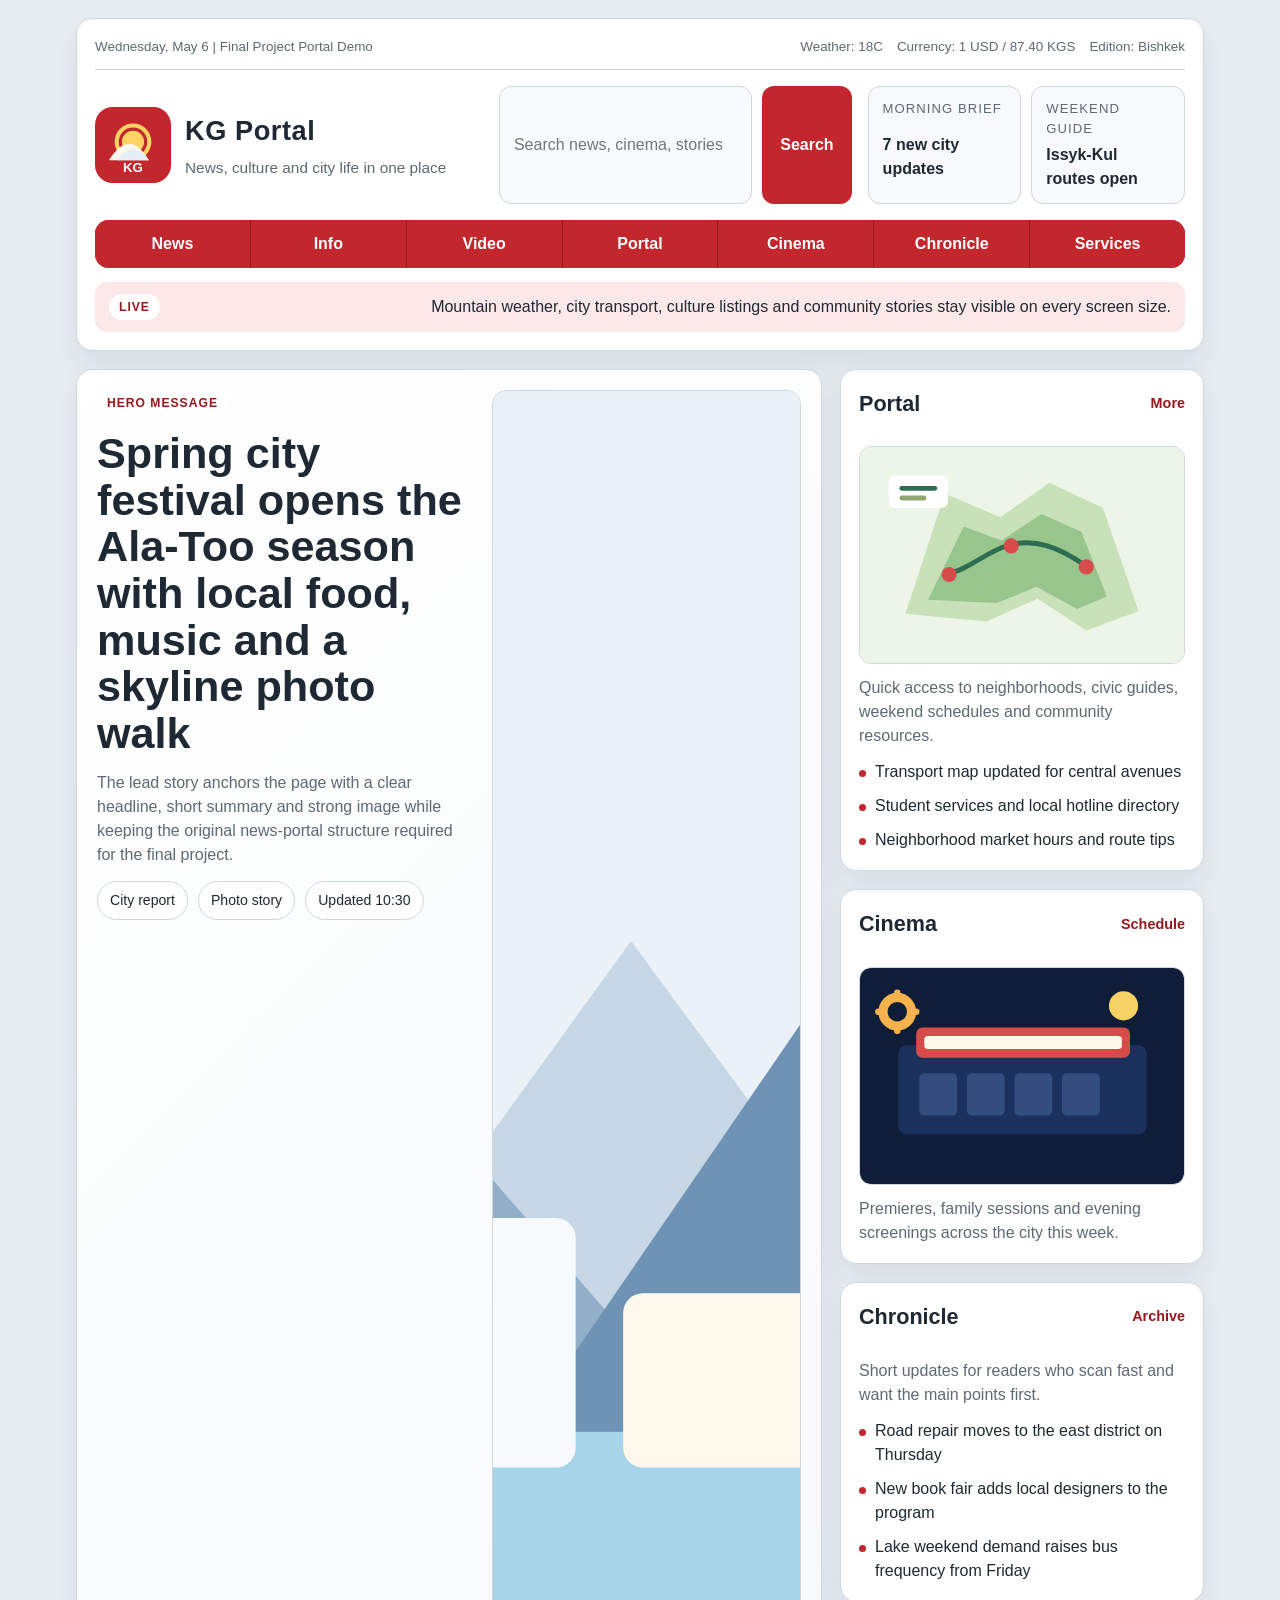
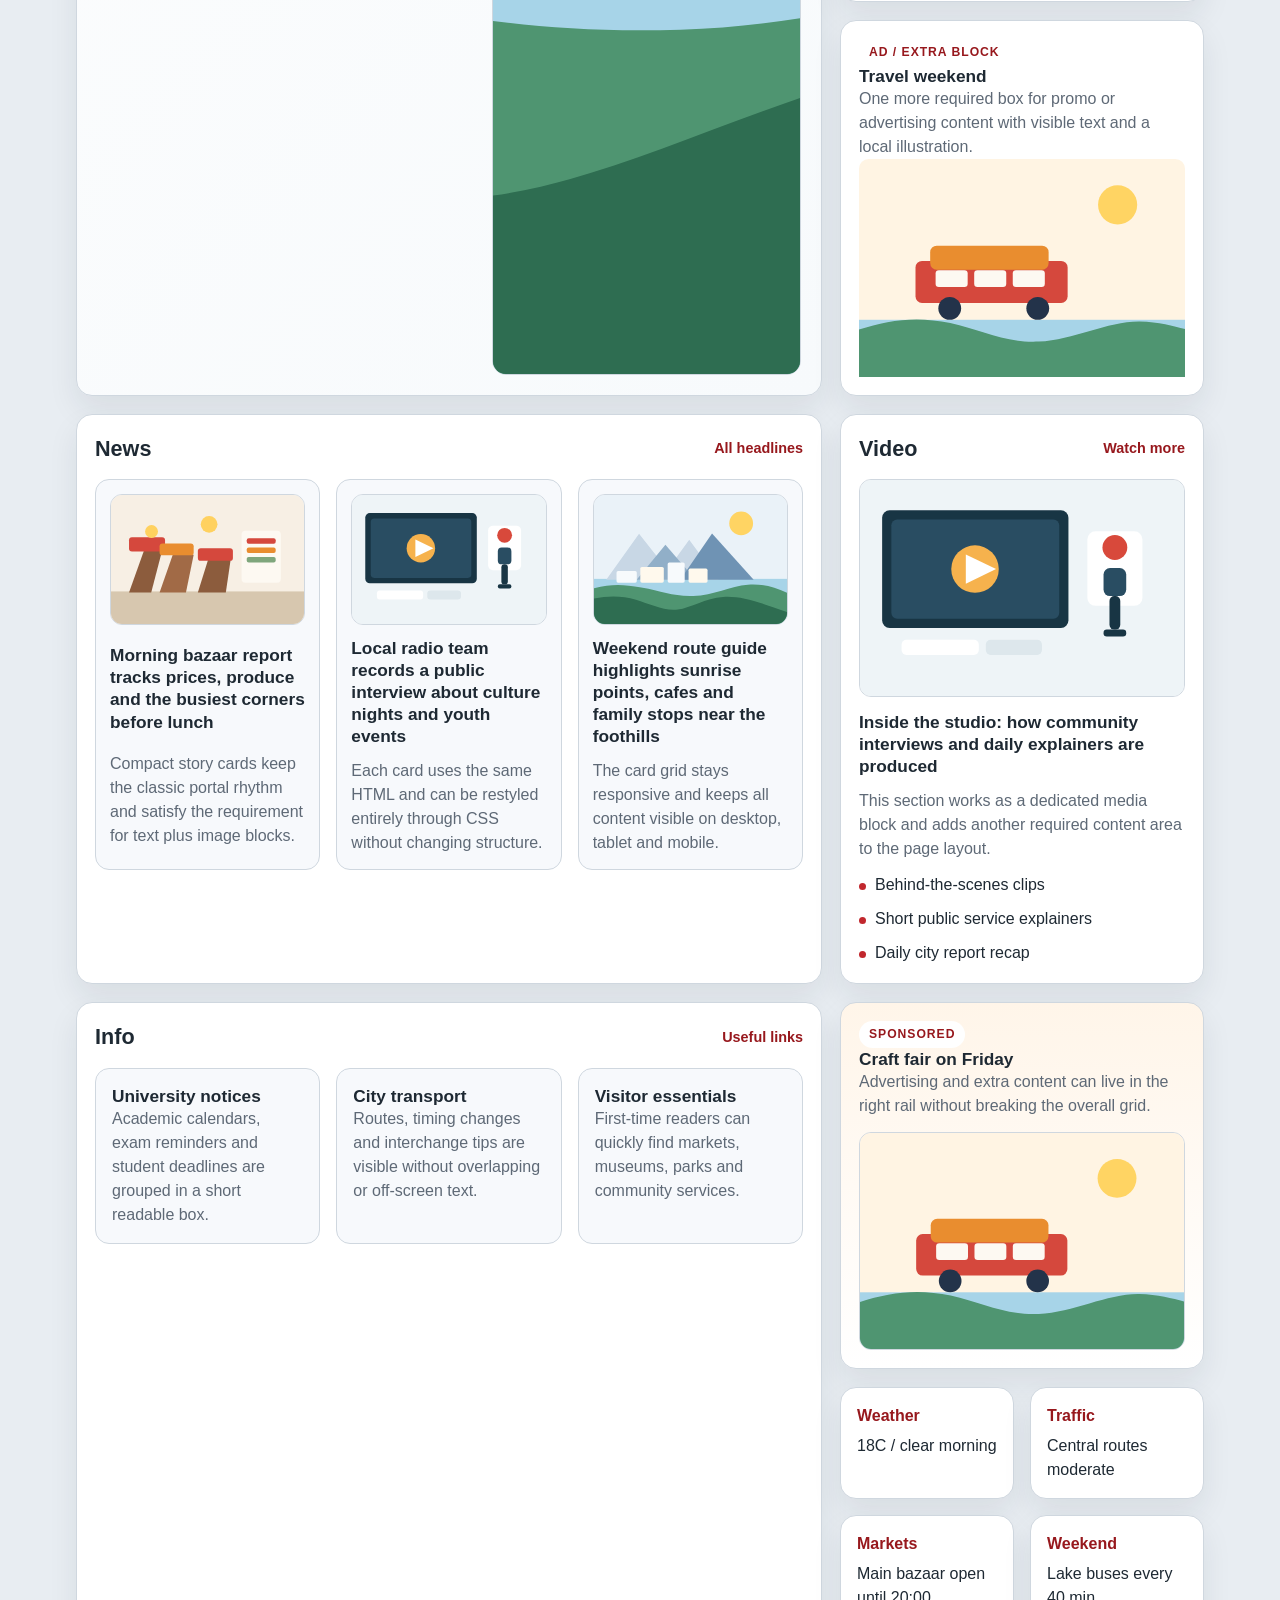
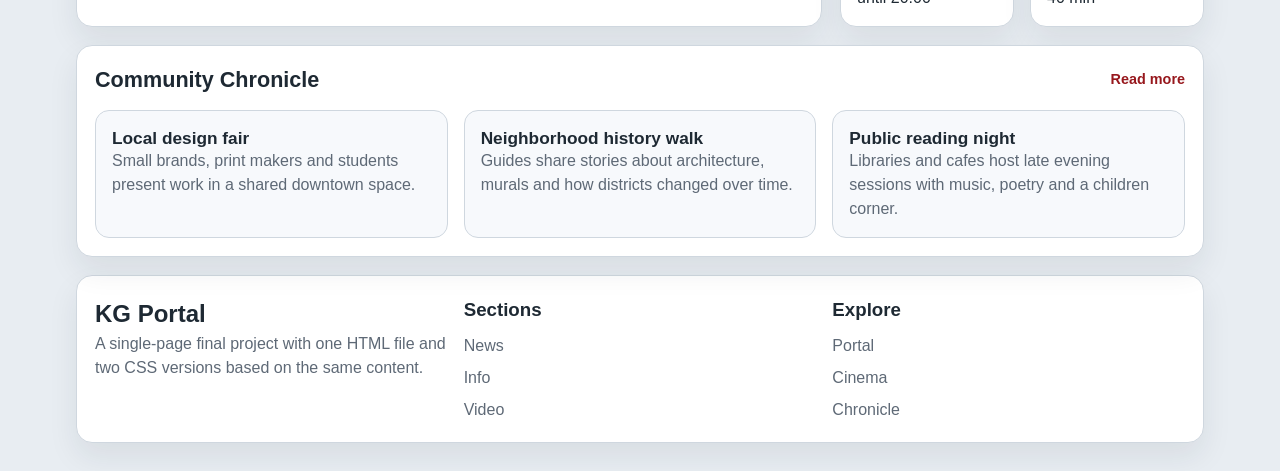
<file: Final Progect/index.html>
<!DOCTYPE html>
<html lang="en">
<head>
  <meta charset="UTF-8">
  <meta name="viewport" content="width=device-width, initial-scale=1.0">
  <title>KG Portal Final Project</title>
  <link rel="stylesheet" href="style.css">
  <!-- For the redesigned version, replace style.css with style2.css -->
</head>
<body>
  <div class="site-shell">
    <header class="top-header box">
      <div class="utility-bar">
        <p>Wednesday, May 6 | Final Project Portal Demo</p>
        <ul class="utility-links">
          <li>Weather: 18C</li>
          <li>Currency: 1 USD / 87.40 KGS</li>
          <li>Edition: Bishkek</li>
        </ul>
      </div>

      <div class="brand-row">
        <a class="brand" href="#">
          <img src="assets/kg-logo.svg" alt="KG Portal logo">
          <div class="brand-copy">
            <strong>KG Portal</strong>
            <span>News, culture and city life in one place</span>
          </div>
        </a>

        <form class="search-panel" action="#" method="get">
          <label class="sr-only" for="site-search">Search portal content</label>
          <input id="site-search" name="q" type="search" placeholder="Search news, cinema, stories or guides">
          <button type="submit">Search</button>
        </form>

        <div class="header-widgets">
          <div class="widget-card">
            <span class="widget-label">Morning Brief</span>
            <strong>7 new city updates</strong>
          </div>
          <div class="widget-card">
            <span class="widget-label">Weekend Guide</span>
            <strong>Issyk-Kul routes open</strong>
          </div>
        </div>
      </div>

      <nav class="main-nav" aria-label="Primary">
        <a href="#news">News</a>
        <a href="#info">Info</a>
        <a href="#video">Video</a>
        <a href="#portal">Portal</a>
        <a href="#cinema">Cinema</a>
        <a href="#chronicle">Chronicle</a>
        <a href="#extras">Services</a>
      </nav>

      <div class="ticker">
        <span class="ticker-label">Live</span>
        <p>Mountain weather, city transport, culture listings and community stories stay visible on every screen size.</p>
      </div>
    </header>

    <main class="page-grid">
      <section class="hero box">
        <div class="hero-copy">
          <p class="eyebrow">Hero Message</p>
          <h1>Spring city festival opens the Ala-Too season with local food, music and a skyline photo walk</h1>
          <p class="hero-summary">
            The lead story anchors the page with a clear headline, short summary and strong image while keeping the original
            news-portal structure required for the final project.
          </p>
          <div class="hero-meta">
            <span>City report</span>
            <span>Photo story</span>
            <span>Updated 10:30</span>
          </div>
        </div>
        <img src="assets/hero-mountains.svg" alt="Stylized mountains, sun and city skyline">
      </section>

      <aside class="sidebar-stack">
        <section class="mini-panel box" id="portal">
          <div class="section-heading">
            <h2 class="section-title">Portal</h2>
            <a href="#">More</a>
          </div>
          <img src="assets/chronicle-map.svg" alt="Map with route markers">
          <p>Quick access to neighborhoods, civic guides, weekend schedules and community resources.</p>
          <ul class="story-list">
            <li>Transport map updated for central avenues</li>
            <li>Student services and local hotline directory</li>
            <li>Neighborhood market hours and route tips</li>
          </ul>
        </section>

        <section class="mini-panel box" id="cinema">
          <div class="section-heading">
            <h2 class="section-title">Cinema</h2>
            <a href="#">Schedule</a>
          </div>
          <img src="assets/cinema-night.svg" alt="Cinema building with film symbols">
          <p>Premieres, family sessions and evening screenings across the city this week.</p>
        </section>

        <section class="mini-panel box" id="chronicle">
          <div class="section-heading">
            <h2 class="section-title">Chronicle</h2>
            <a href="#">Archive</a>
          </div>
          <p class="chronicle-lead">Short updates for readers who scan fast and want the main points first.</p>
          <ul class="story-list">
            <li>Road repair moves to the east district on Thursday</li>
            <li>New book fair adds local designers to the program</li>
            <li>Lake weekend demand raises bus frequency from Friday</li>
          </ul>
        </section>

        <section class="promo-card box">
          <span class="eyebrow">Ad / Extra Block</span>
          <h2>Travel weekend</h2>
          <p>One more required box for promo or advertising content with visible text and a local illustration.</p>
          <img src="assets/ad-journey.svg" alt="Illustration of a travel bus and landscape">
        </section>
      </aside>

      <section class="news box" id="news">
        <div class="section-heading">
          <h2 class="section-title">News</h2>
          <a href="#">All headlines</a>
        </div>

        <div class="story-grid">
          <article class="story-card">
            <img src="assets/market-report.svg" alt="Market and city stalls">
            <h3>Morning bazaar report tracks prices, produce and the busiest corners before lunch</h3>
            <p>Compact story cards keep the classic portal rhythm and satisfy the requirement for text plus image blocks.</p>
          </article>

          <article class="story-card">
            <img src="assets/video-studio.svg" alt="Studio and microphone illustration">
            <h3>Local radio team records a public interview about culture nights and youth events</h3>
            <p>Each card uses the same HTML and can be restyled entirely through CSS without changing structure.</p>
          </article>

          <article class="story-card">
            <img src="assets/hero-mountains.svg" alt="Mountains and city skyline">
            <h3>Weekend route guide highlights sunrise points, cafes and family stops near the foothills</h3>
            <p>The card grid stays responsive and keeps all content visible on desktop, tablet and mobile.</p>
          </article>
        </div>
      </section>

      <section class="video box" id="video">
        <div class="section-heading">
          <h2 class="section-title">Video</h2>
          <a href="#">Watch more</a>
        </div>

        <div class="video-layout">
          <img src="assets/video-studio.svg" alt="Video feature preview">
          <div class="video-copy">
            <h3>Inside the studio: how community interviews and daily explainers are produced</h3>
            <p>
              This section works as a dedicated media block and adds another required content area to the page layout.
            </p>
            <ul class="story-list">
              <li>Behind-the-scenes clips</li>
              <li>Short public service explainers</li>
              <li>Daily city report recap</li>
            </ul>
          </div>
        </div>
      </section>

      <section class="info box" id="info">
        <div class="section-heading">
          <h2 class="section-title">Info</h2>
          <a href="#">Useful links</a>
        </div>

        <div class="info-columns">
          <article class="text-card">
            <h3>University notices</h3>
            <p>Academic calendars, exam reminders and student deadlines are grouped in a short readable box.</p>
          </article>
          <article class="text-card">
            <h3>City transport</h3>
            <p>Routes, timing changes and interchange tips are visible without overlapping or off-screen text.</p>
          </article>
          <article class="text-card">
            <h3>Visitor essentials</h3>
            <p>First-time readers can quickly find markets, museums, parks and community services.</p>
          </article>
        </div>
      </section>

      <aside class="extras" id="extras">
        <section class="ad-banner box">
          <div>
            <span class="eyebrow">Sponsored</span>
            <h2>Craft fair on Friday</h2>
            <p>Advertising and extra content can live in the right rail without breaking the overall grid.</p>
          </div>
          <img src="assets/ad-journey.svg" alt="Festival promotion illustration">
        </section>

        <div class="service-grid">
          <article class="service-card box">
            <h3>Weather</h3>
            <p>18C / clear morning</p>
          </article>
          <article class="service-card box">
            <h3>Traffic</h3>
            <p>Central routes moderate</p>
          </article>
          <article class="service-card box">
            <h3>Markets</h3>
            <p>Main bazaar open until 20:00</p>
          </article>
          <article class="service-card box">
            <h3>Weekend</h3>
            <p>Lake buses every 40 min</p>
          </article>
        </div>
      </aside>

      <section class="community box">
        <div class="section-heading">
          <h2 class="section-title">Community Chronicle</h2>
          <a href="#">Read more</a>
        </div>

        <div class="community-grid">
          <article class="community-card">
            <h3>Local design fair</h3>
            <p>Small brands, print makers and students present work in a shared downtown space.</p>
          </article>
          <article class="community-card">
            <h3>Neighborhood history walk</h3>
            <p>Guides share stories about architecture, murals and how districts changed over time.</p>
          </article>
          <article class="community-card">
            <h3>Public reading night</h3>
            <p>Libraries and cafes host late evening sessions with music, poetry and a children corner.</p>
          </article>
        </div>
      </section>
    </main>

    <footer class="page-footer box">
      <div class="footer-grid">
        <div>
          <h2>KG Portal</h2>
          <p>A single-page final project with one HTML file and two CSS versions based on the same content.</p>
        </div>
        <div>
          <h3>Sections</h3>
          <ul class="footer-links">
            <li><a href="#news">News</a></li>
            <li><a href="#info">Info</a></li>
            <li><a href="#video">Video</a></li>
          </ul>
        </div>
        <div>
          <h3>Explore</h3>
          <ul class="footer-links">
            <li><a href="#portal">Portal</a></li>
            <li><a href="#cinema">Cinema</a></li>
            <li><a href="#chronicle">Chronicle</a></li>
          </ul>
        </div>
      </div>
    </footer>
  </div>
</body>
</html>
</file>
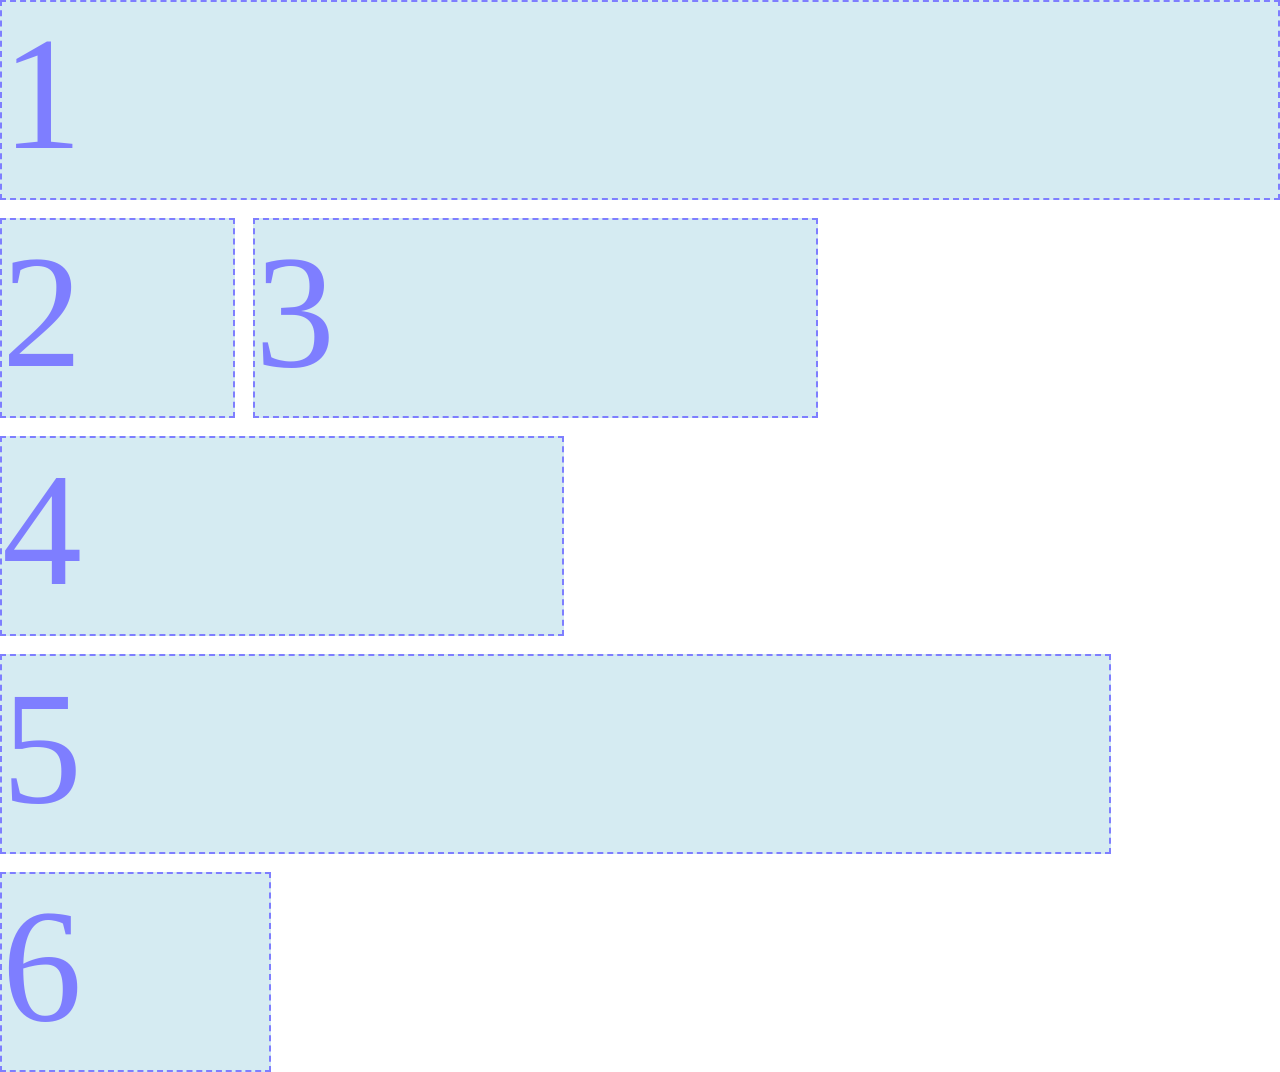
<file: hw4/index.html>
<!DOCTYPE html>
<html lang="en">
<head>
    <meta charset="UTF-8">
    <meta http-equiv="X-UA-Compatible" content="IE=edge">
    <meta name="viewport" content="width=device-width, initial-scale=1.0">
    <title>Assignment 4</title>
    <link rel="stylesheet" href="style.css">
</head>
<body>
    <div class="container">
        <div class="box1">1</div>
        <div class="box2">2</div>
        <div class="box3">3</div>
        <div class="box4">4</div>
        <div class="box5">5</div>
        <div class="box6">6</div>
    </div>
    
</body>
</html>
</file>
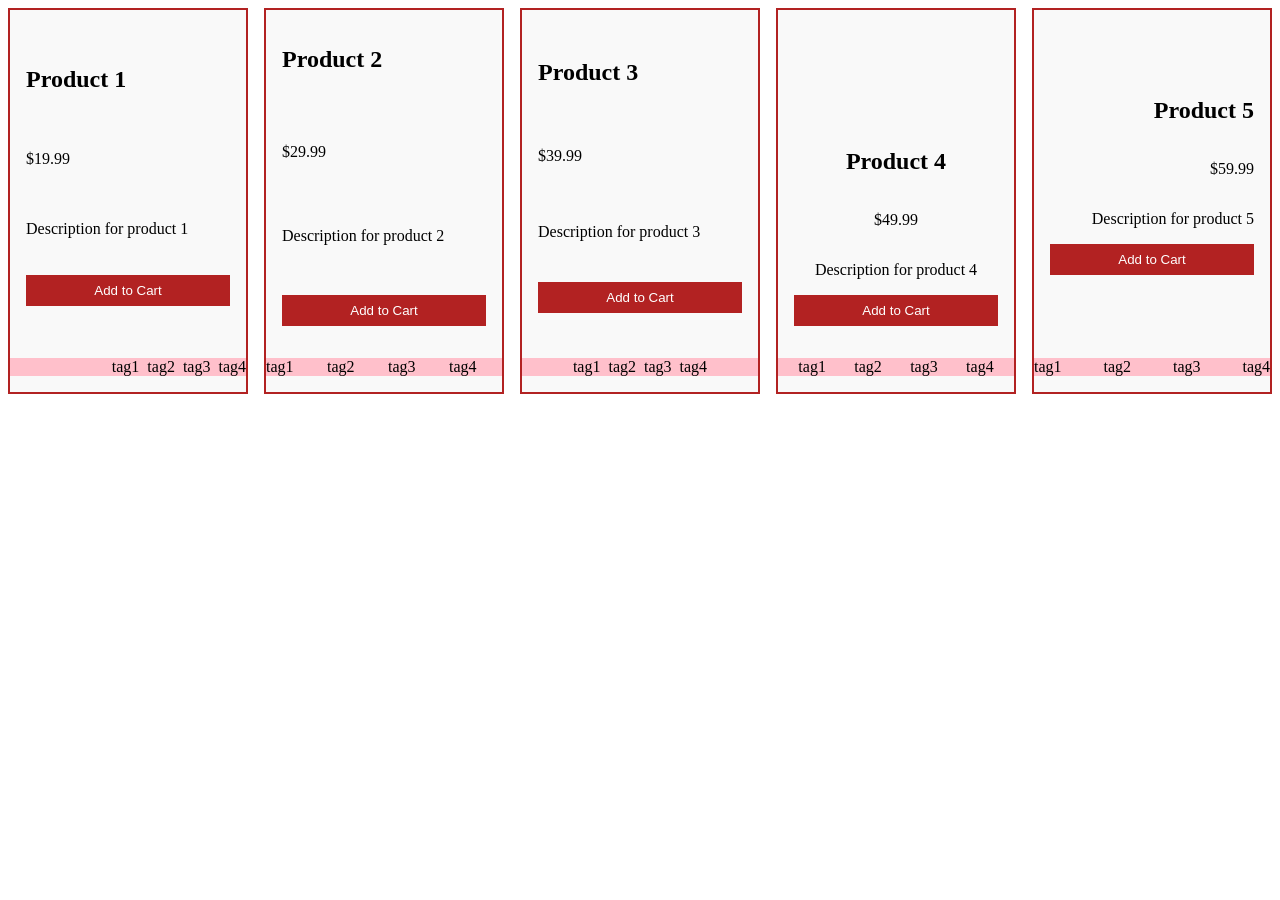
<file: hw5/index.html>
<!DOCTYPE html>
<html lang="en">
<head>
    <meta charset="UTF-8">
    <meta name="viewport" content="width=device-width, initial-scale=1.0">
    <title>Assignment 5 - E-commerce Product Grid</title>
    <link rel="stylesheet" href="style.css">
</head>
<body>
    <div class="container">
        <div class="box box1">
            <div class="info">
                <h2>Product 1</h2>
                <p>$19.99</p>
                <p>Description for product 1</p>
                <button>Add to Cart</button>
            </div>
            <ul>
                <li>tag1</li>
                <li>tag2</li>
                <li>tag3</li>
                <li>tag4</li>
            </ul>
        </div>
        <div class="box box2">
            <div class="info">
                <h2>Product 2</h2>
                <p>$29.99</p>
                <p>Description for product 2</p>
                <button>Add to Cart</button>
            </div>
            <ul>
                <li>tag1</li>
                <li>tag2</li>
                <li>tag3</li>
                <li>tag4</li>
            </ul>
        </div>
        <div class="box box3">
            <div class="info">
                <h2>Product 3</h2>
                <p>$39.99</p>
                <p>Description for product 3</p>
                <button>Add to Cart</button>
            </div>
            <ul>
                <li>tag1</li>
                <li>tag2</li>
                <li>tag3</li>
                <li>tag4</li>
            </ul>
        </div>
        <div class="box box4">
            <div class="info">
                <h2>Product 4</h2>
                <p>$49.99</p>
                <p>Description for product 4</p>
                <button>Add to Cart</button>
            </div>
            <ul>
                <li>tag1</li>
                <li>tag2</li>
                <li>tag3</li>
                <li>tag4</li>
            </ul>
        </div>
        <div class="box box5">
            <div class="info">
                <h2>Product 5</h2>
                <p>$59.99</p>
                <p>Description for product 5</p>
                <button>Add to Cart</button>
            </div>
            <ul>
                <li>tag1</li>
                <li>tag2</li>
                <li>tag3</li>
                <li>tag4</li>
            </ul>
        </div>
    </div>
</body>
</html>
</file>
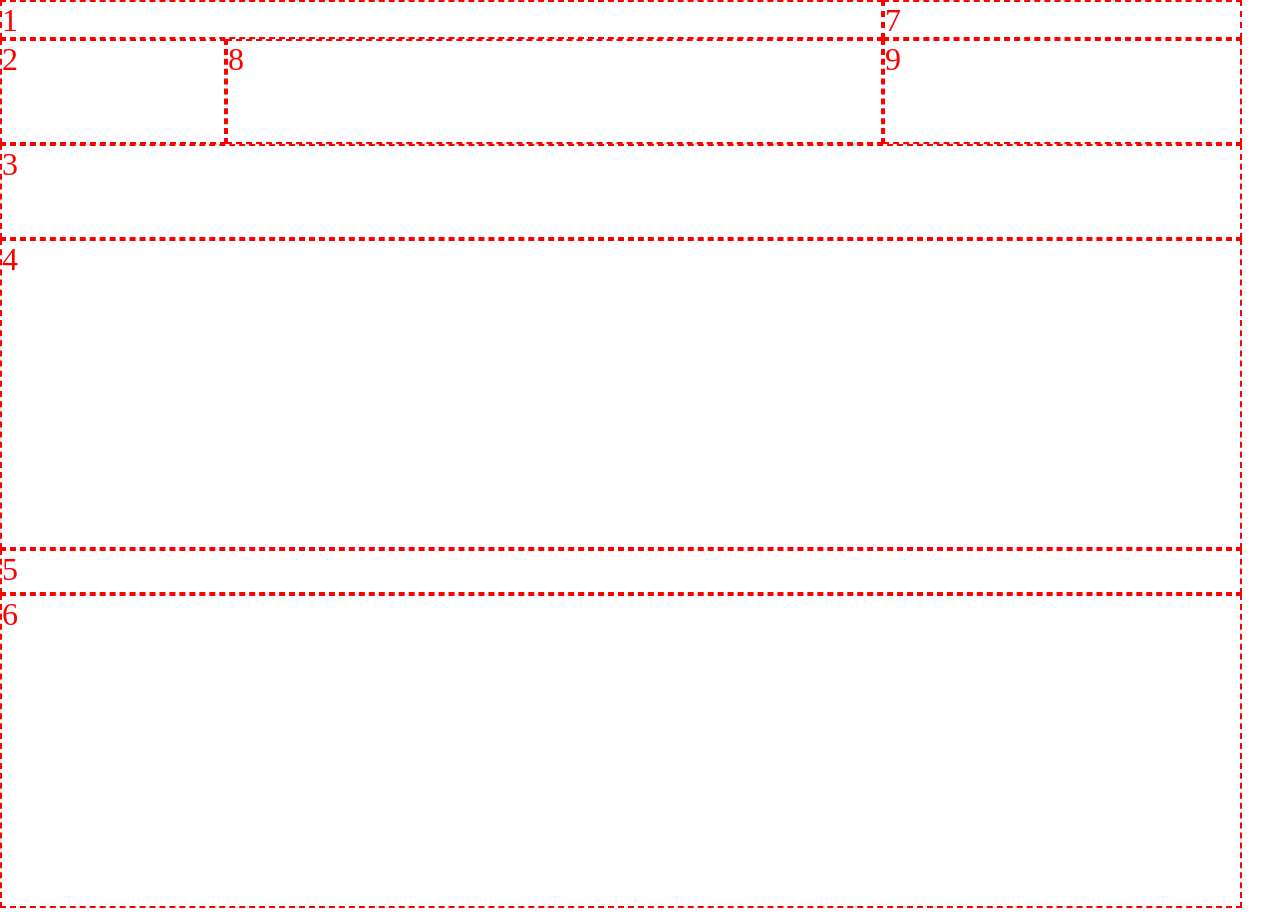
<file: hw7/index.html>
<!DOCTYPE html>
<html lang="en">
<head>
  <meta charset="UTF-8" />
  <meta http-equiv="X-UA-Compatible" content="IE=edge" />
  <meta name="viewport" content="width=device-width, initial-scale=1.0" />
  <title>Assignment 7</title>
  <link rel="stylesheet" href="style.css" />
</head>
<body>
  <div class="container">
    <div class="box1">1</div>
    <div class="box2">2</div>
    <div class="box3">3</div>
    <div class="box4">4</div>
    <div class="box5">5</div>
    <div class="box6">6</div>
    <div class="box7">7</div>
    <div class="box8">8</div>
    <div class="box9">9</div>
  </div>
</body>
</html>
</file>
<file: Final Progect/style.css>
:root {
  --bg: #e8edf2;
  --panel: #ffffff;
  --panel-soft: #f7f9fc;
  --border: #cfd7df;
  --text: #1e2933;
  --muted: #5e6976;
  --accent: #c1272d;
  --accent-dark: #97181d;
  --accent-soft: #fce8e8;
  --shadow: 0 14px 30px rgba(27, 38, 54, 0.08);
}

*,
*::before,
*::after {
  box-sizing: border-box;
}

html {
  scroll-behavior: smooth;
}

body {
  margin: 0;
  background: var(--bg);
  color: var(--text);
  font-family: Arial, Helvetica, sans-serif;
  line-height: 1.5;
}

img {
  display: block;
  width: 100%;
  max-width: 100%;
  height: auto;
}

a {
  color: inherit;
  text-decoration: none;
}

ul {
  margin: 0;
  padding: 0;
  list-style: none;
}

p,
h1,
h2,
h3 {
  margin: 0;
}

.sr-only {
  position: absolute;
  width: 1px;
  height: 1px;
  padding: 0;
  margin: -1px;
  overflow: hidden;
  clip: rect(0, 0, 0, 0);
  border: 0;
}

.site-shell {
  max-width: 1180px;
  margin-inline: auto;
  padding: 18px clamp(14px, 3vw, 26px) 28px;
}

.box {
  background: var(--panel);
  border: 1px solid var(--border);
  border-radius: 16px;
  box-shadow: var(--shadow);
}

.top-header {
  padding: 18px;
}

.utility-bar,
.brand-row,
.section-heading,
.ticker,
.footer-grid {
  display: flex;
  align-items: center;
  justify-content: space-between;
  gap: 16px;
}

.utility-bar {
  border-bottom: 1px solid var(--border);
  padding-bottom: 12px;
  color: var(--muted);
  font-size: 0.84rem;
}

.utility-links {
  display: flex;
  flex-wrap: wrap;
  gap: 14px;
}

.brand-row {
  padding: 16px 0;
  align-items: stretch;
}

.brand {
  display: flex;
  align-items: center;
  gap: 14px;
  flex: 1.1;
}

.brand img {
  width: 76px;
  min-width: 76px;
}

.brand-copy {
  display: grid;
  gap: 4px;
}

.brand-copy strong {
  font-size: 1.7rem;
  letter-spacing: 0.02em;
}

.brand-copy span {
  color: var(--muted);
  font-size: 0.96rem;
}

.search-panel {
  display: grid;
  grid-template-columns: minmax(0, 1fr) auto;
  gap: 10px;
  flex: 1;
}

.search-panel input,
.search-panel button {
  min-height: 44px;
  border-radius: 12px;
  font: inherit;
}

.search-panel input {
  padding: 0 14px;
  border: 1px solid var(--border);
  background: var(--panel-soft);
}

.search-panel button {
  padding: 0 18px;
  border: 0;
  background: var(--accent);
  color: #fff;
  font-weight: 700;
  cursor: pointer;
}

.header-widgets {
  display: grid;
  grid-template-columns: repeat(2, minmax(0, 1fr));
  gap: 10px;
  flex: 0.9;
}

.widget-card {
  display: grid;
  gap: 4px;
  padding: 12px 14px;
  border: 1px solid var(--border);
  border-radius: 12px;
  background: var(--panel-soft);
}

.widget-label {
  color: var(--muted);
  font-size: 0.82rem;
  text-transform: uppercase;
  letter-spacing: 0.08em;
}

.main-nav {
  display: flex;
  flex-wrap: wrap;
  gap: 1px;
  background: var(--accent-dark);
  border-radius: 14px;
  overflow: hidden;
}

.main-nav a {
  flex: 1 1 120px;
  padding: 12px 14px;
  background: var(--accent);
  color: #fff;
  text-align: center;
  font-weight: 700;
}

.ticker {
  margin-top: 14px;
  padding: 12px 14px;
  border-radius: 12px;
  background: var(--accent-soft);
}

.ticker-label,
.eyebrow {
  display: inline-flex;
  align-items: center;
  width: fit-content;
  padding: 4px 10px;
  border-radius: 999px;
  background: #fff;
  color: var(--accent-dark);
  font-size: 0.76rem;
  font-weight: 700;
  letter-spacing: 0.08em;
  text-transform: uppercase;
}

.page-grid {
  display: grid;
  grid-template-columns: repeat(12, minmax(0, 1fr));
  gap: 18px;
  margin-top: 18px;
}

.hero,
.news,
.video,
.info,
.community,
.promo-card,
.mini-panel,
.ad-banner,
.service-card,
.page-footer {
  overflow: hidden;
}

.hero {
  grid-column: span 8;
  display: grid;
  grid-template-columns: minmax(0, 1.1fr) minmax(260px, 0.9fr);
  gap: 18px;
  padding: 20px;
  background: linear-gradient(135deg, #fefefe 0%, #f7fafc 100%);
}

.hero-copy {
  display: grid;
  align-content: start;
  gap: 14px;
}

.hero h1 {
  font-size: clamp(1.9rem, 4vw, 2.7rem);
  line-height: 1.08;
}

.hero-summary {
  color: var(--muted);
  font-size: 1rem;
}

.hero-meta {
  display: flex;
  flex-wrap: wrap;
  gap: 10px;
}

.hero-meta span {
  padding: 8px 12px;
  border: 1px solid var(--border);
  border-radius: 999px;
  font-size: 0.88rem;
  background: var(--panel);
}

.hero img {
  height: 100%;
  min-height: 280px;
  object-fit: cover;
  border-radius: 14px;
  border: 1px solid var(--border);
}

.sidebar-stack {
  grid-column: span 4;
  display: grid;
  gap: 18px;
}

.mini-panel,
.promo-card,
.news,
.video,
.info,
.community,
.ad-banner {
  padding: 18px;
}

.section-heading {
  margin-bottom: 14px;
}

.section-heading a {
  color: var(--accent-dark);
  font-weight: 700;
  font-size: 0.9rem;
}

.section-title {
  font-size: 1.35rem;
}

.mini-panel img,
.story-card img,
.video-layout img,
.ad-banner img {
  border-radius: 12px;
  border: 1px solid var(--border);
}

.mini-panel {
  display: grid;
  gap: 12px;
}

.chronicle-lead,
.mini-panel p,
.story-card p,
.video-copy p,
.text-card p,
.community-card p,
.promo-card p,
.ad-banner p,
.page-footer p {
  color: var(--muted);
}

.story-list {
  display: grid;
  gap: 10px;
}

.story-list li {
  padding-left: 16px;
  position: relative;
}

.story-list li::before {
  content: "";
  position: absolute;
  top: 10px;
  left: 0;
  width: 7px;
  height: 7px;
  border-radius: 50%;
  background: var(--accent);
}

.news {
  grid-column: span 8;
}

.story-grid {
  display: grid;
  grid-template-columns: repeat(3, minmax(0, 1fr));
  gap: 16px;
}

.story-card {
  display: grid;
  gap: 12px;
  padding: 14px;
  border: 1px solid var(--border);
  border-radius: 14px;
  background: var(--panel-soft);
}

.story-card h3,
.video-copy h3,
.text-card h3,
.community-card h3,
.promo-card h2,
.ad-banner h2 {
  font-size: 1.08rem;
  line-height: 1.28;
}

.video {
  grid-column: span 4;
}

.video-layout {
  display: grid;
  gap: 14px;
}

.video-layout img {
  min-height: 200px;
  object-fit: cover;
}

.video-copy {
  display: grid;
  gap: 12px;
}

.info {
  grid-column: span 8;
}

.info-columns,
.community-grid,
.service-grid {
  display: grid;
  gap: 16px;
}

.info-columns {
  grid-template-columns: repeat(3, minmax(0, 1fr));
}

.text-card,
.community-card {
  padding: 16px;
  border: 1px solid var(--border);
  border-radius: 14px;
  background: var(--panel-soft);
}

.extras {
  grid-column: span 4;
  display: grid;
  gap: 18px;
}

.ad-banner {
  display: grid;
  gap: 14px;
  background: linear-gradient(180deg, #fff5e9 0%, #ffffff 100%);
}

.service-grid {
  grid-template-columns: repeat(2, minmax(0, 1fr));
}

.service-card {
  padding: 16px;
}

.service-card h3 {
  margin-bottom: 6px;
  color: var(--accent-dark);
  font-size: 1rem;
}

.community {
  grid-column: 1 / -1;
}

.community-grid {
  grid-template-columns: repeat(3, minmax(0, 1fr));
}

.page-footer {
  margin-top: 18px;
  padding: 20px 18px;
}

.footer-grid {
  align-items: start;
}

.footer-grid > div {
  flex: 1;
}

.footer-links {
  display: grid;
  gap: 8px;
  margin-top: 10px;
  color: var(--muted);
}

@media (max-width: 1100px) {
  .brand-row {
    display: grid;
    grid-template-columns: 1fr;
  }

  .hero,
  .news,
  .info,
  .community {
    grid-column: 1 / -1;
  }

  .sidebar-stack,
  .video,
  .extras {
    grid-column: span 6;
  }
}

@media (max-width: 768px) {
  .utility-bar,
  .section-heading,
  .footer-grid {
    flex-direction: column;
    align-items: flex-start;
  }

  .page-grid {
    grid-template-columns: repeat(6, minmax(0, 1fr));
  }

  .hero,
  .news,
  .video,
  .info,
  .sidebar-stack,
  .extras,
  .community {
    grid-column: 1 / -1;
  }

  .hero {
    grid-template-columns: 1fr;
  }

  .story-grid,
  .info-columns,
  .community-grid {
    grid-template-columns: 1fr 1fr;
  }
}

@media (max-width: 500px) {
  .site-shell {
    padding: 14px 12px 22px;
  }

  .top-header {
    padding: 14px;
  }

  .utility-links,
  .hero-meta {
    gap: 8px;
  }

  .header-widgets,
  .story-grid,
  .info-columns,
  .community-grid,
  .service-grid {
    grid-template-columns: 1fr;
  }

  .page-grid {
    display: block;
  }

  .hero,
  .sidebar-stack,
  .news,
  .video,
  .info,
  .extras,
  .community {
    margin-bottom: 16px;
  }

  .box,
  .sidebar-stack > *,
  .story-card,
  .text-card,
  .community-card,
  .service-card {
    width: 100%;
  }

  .main-nav a {
    flex-basis: 46%;
  }
}
</file>
<file: hw4/style.css>
* {
  margin: 0;
  box-sizing: border-box;
}


body {
   background: url(https://cdn.imgchest.com/files/w7w6cvr8eye.png);
  opacity: .5;
  background-repeat: no-repeat;
}

.container {
  max-width: 1400px;
}

.container > * {
  background-color: lightblue;
  font-size: 10rem;
  color: blue;
  border: 2px dashed blue;
}


.container .box1 {
  width: 1400px;
  height: 200px;
  background-color: lightblue;
  font-size: 10rem;
}

.container {
  max-width: 1400px;
  display: flex;
  flex-wrap: wrap;
  gap: 18px; 
}

.container .box2 {
  width: 235px;
  height: 200px;
  background-color: lightblue;
  font-size: 10rem;
}

.container .box3 {
  width: 565px;
  height: 200px;
  background-color: lightblue;
  font-size: 10rem;
}

.container .box4 {
  width: 564px;
  height: 200px;
  background-color: lightblue;
  font-size: 10rem;
}

.container .box5 {
  width: 1111px;
  height: 200px;
  background-color: lightblue;
  font-size: 10rem;
}

.container .box6 {
  width:271px;
  height: 200px;
  background-color: lightblue;
  font-size: 10rem;
}
</file>
<file: hw5/style.css>
/* CSS Starter Code - Assignment 5 */

/* Container div */
.container {
    display: flex;
    gap: 1rem;
    flex-wrap: wrap;
}

/* Every flex child of container div */
.container > * {
    flex-basis: 200px;
    border: 2px solid firebrick;
    flex-grow: 1;
}

/* Tag list - general styles */
ul {
    list-style-type: none;
    padding: 0;
    display: flex;
    gap: .5rem;
    background-color: pink;
}

/* Info section */
.info {
    display: flex;
    flex-direction: column;
    height: 300px;
    padding: 1rem;
}

/* Button styles */
button {
    background: firebrick;
    padding: .5rem;
    border: none;
    width: 100%;
    color: white;
}

/* Box 1 specific styles */
.box1 > .info {
    justify-content: space-evenly;
}

.box1 ul {
    justify-content: end;
}

/* Box 2 specific styles */
.box2 > .info {
    justify-content: space-between;
}

.box2 ul {
    justify-content: space-around;
}

.box2 ul > * {
    flex-grow: 1;
}

/* Box 3 specific styles */
.box3 > .info {
    justify-content: space-around;
}

.box3 ul {
    justify-content: center;
}

/* Box 4 specific styles */
.box4 > .info {
    justify-content: end;
    align-items: center;
}

.box4 ul {
    justify-content: space-evenly;
}

/* Box 5 specific styles */
.box5 > .info {
    justify-content: center;
    align-items: end;
}

.box5 ul {
    justify-content: space-between;
}

/* Box styles for visual clarity */
.box {
    background-color: #f9f9f9;
    min-width: 200px;
}
</file>
<file: hw7/style.css>
* {
  margin: 0;
  box-sizing: border-box;
}

body {
  background-image: url(https://cdn.imgchest.com/files/k739c6daz7q.png);
  background-repeat: no-repeat;
  width: 1250px;
  height: 919px;
  font-size: 2rem;
  color: red;
}

.container {
  display: grid;
  width: 1242px;
  height: 908px;

  grid-template-columns: 226px 657px 359px;
  grid-template-rows: 39px 105px 95px 310px 45px 314px;

  grid-template-areas:
    "one one seven"
    "two eight nine"
    "three three three"
    "four four four"
    "five five five"
    "six six six";
}

.container > * {
  border: 2px dashed red;
}

.box1 {
  grid-area: one;
}

.box2 {
  grid-area: two;
}

.box3 {
  grid-area: three;
}

.box4 {
  grid-area: four;
}

.box5 {
  grid-area: five;
}

.box6 {
  grid-area: six;
}

.box7 {
  grid-area: seven;
}

.box8 {
  grid-area: eight;
}

.box9 {
  grid-area: nine;
}
</file>
